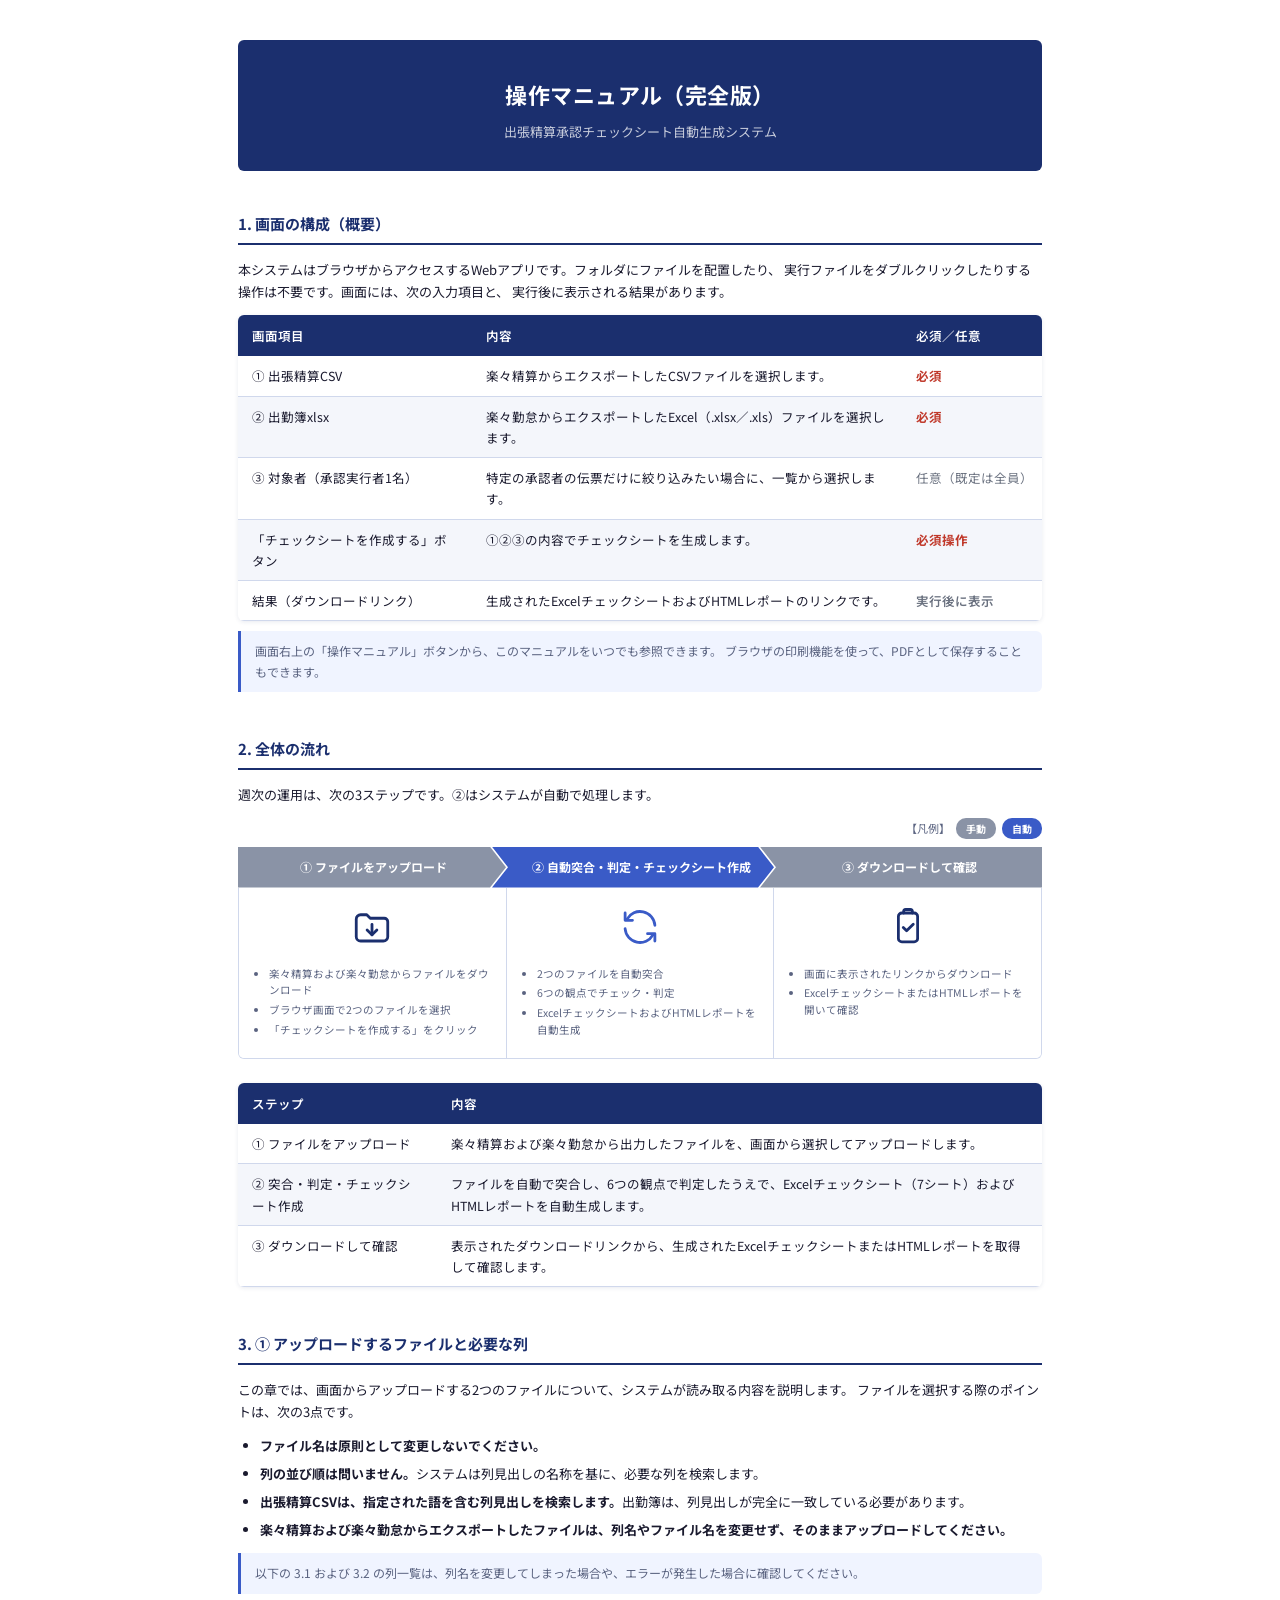
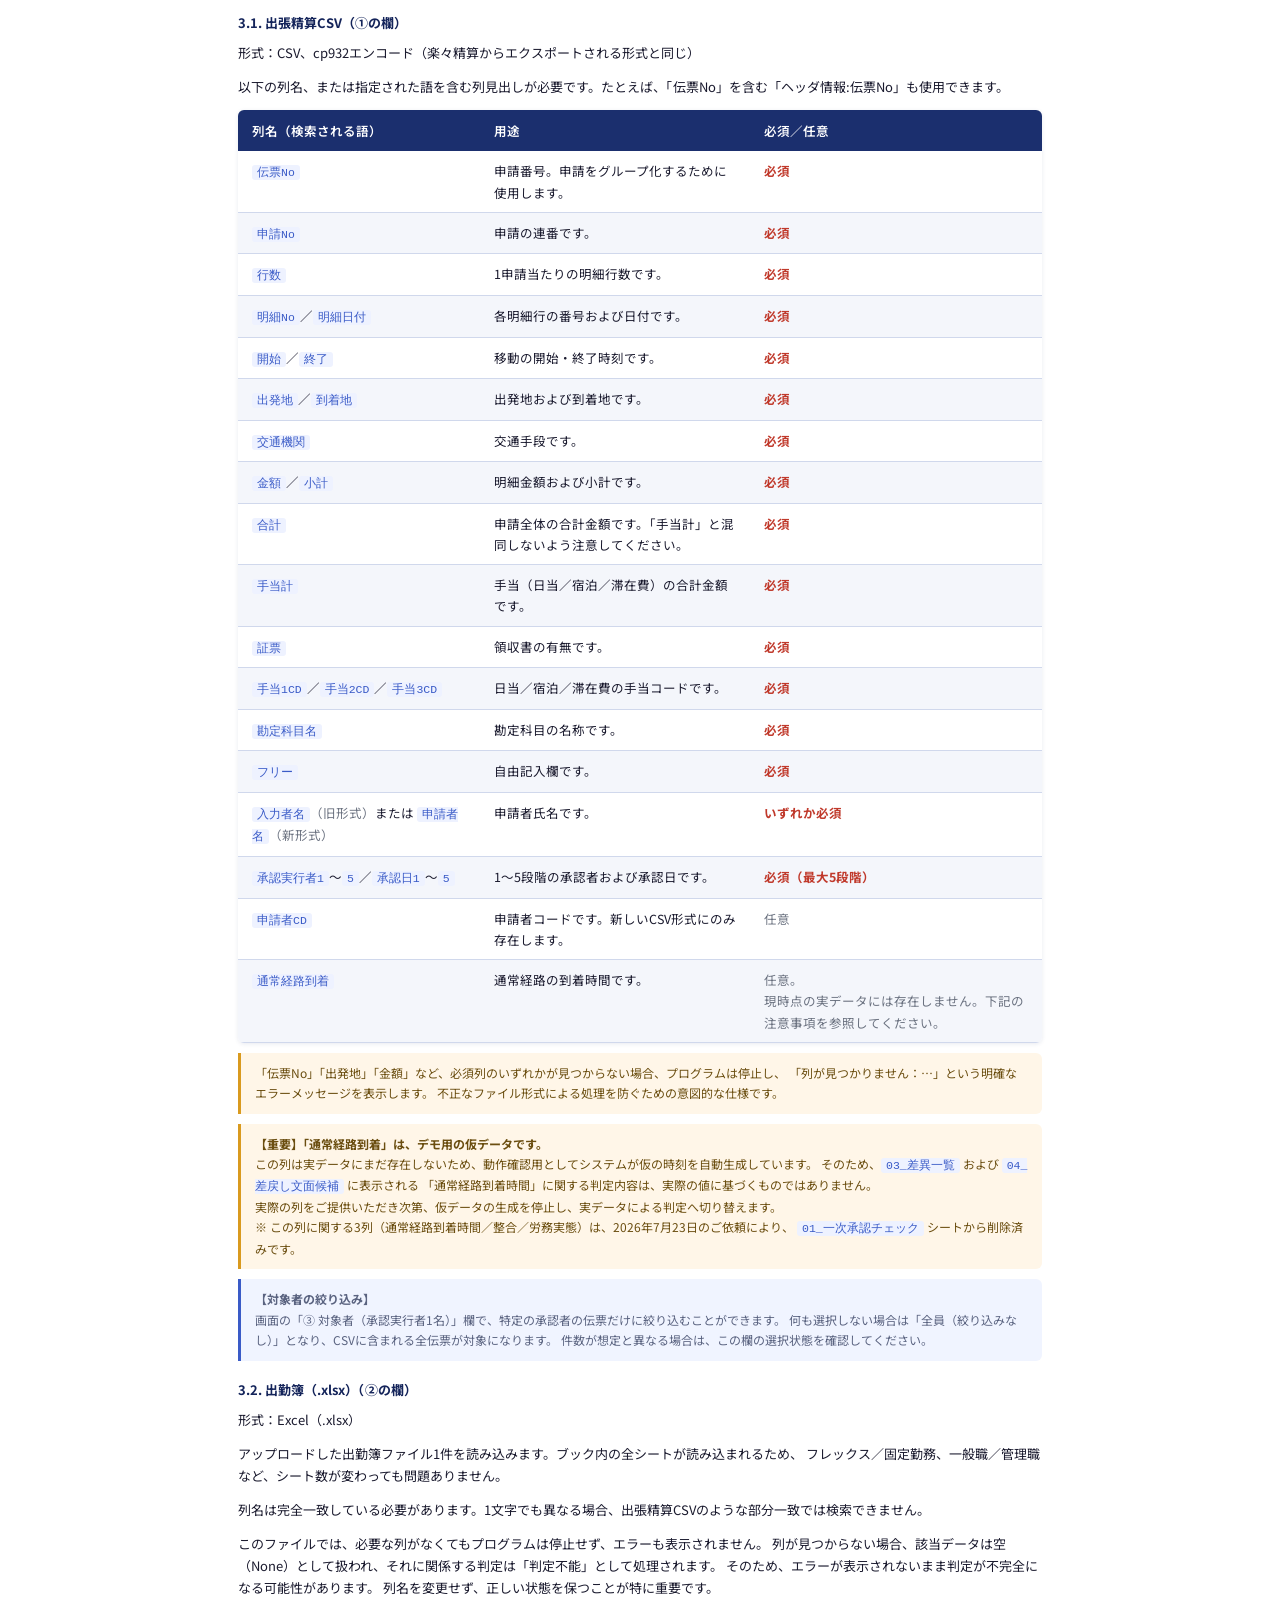
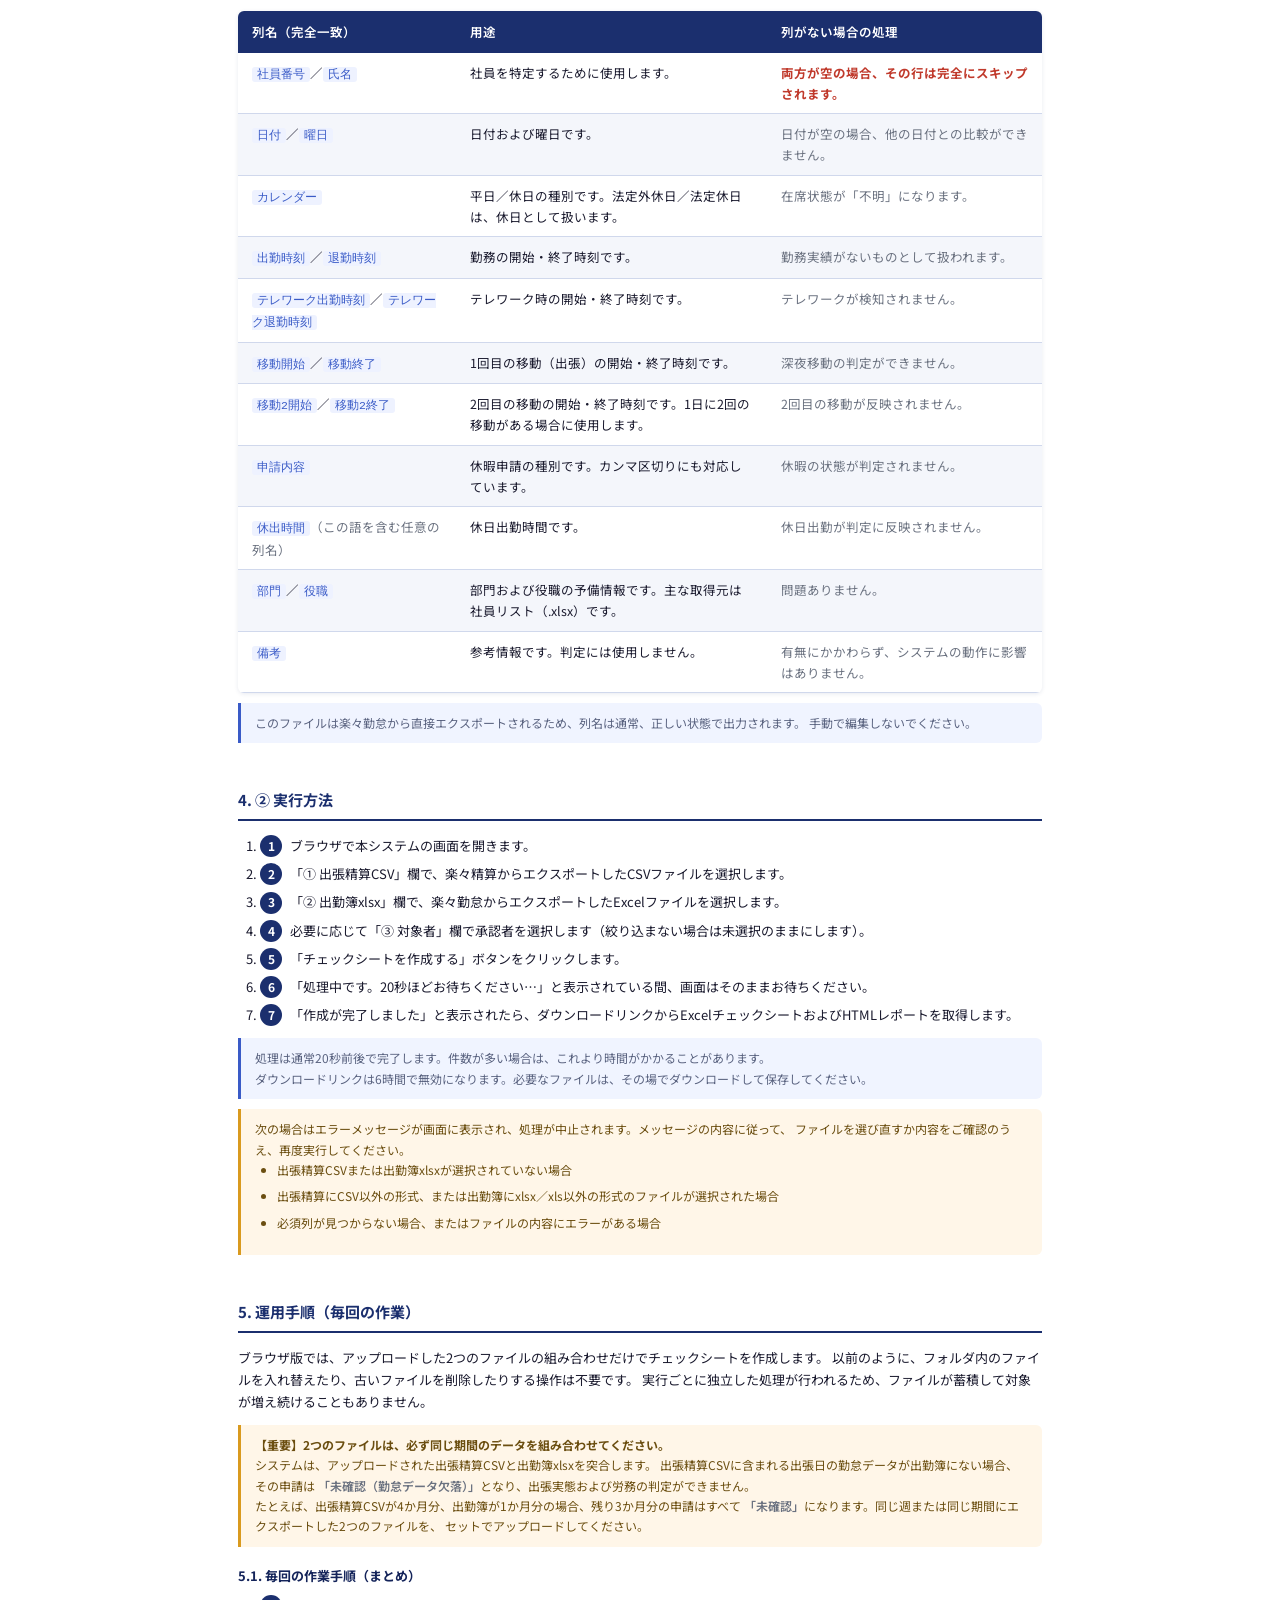
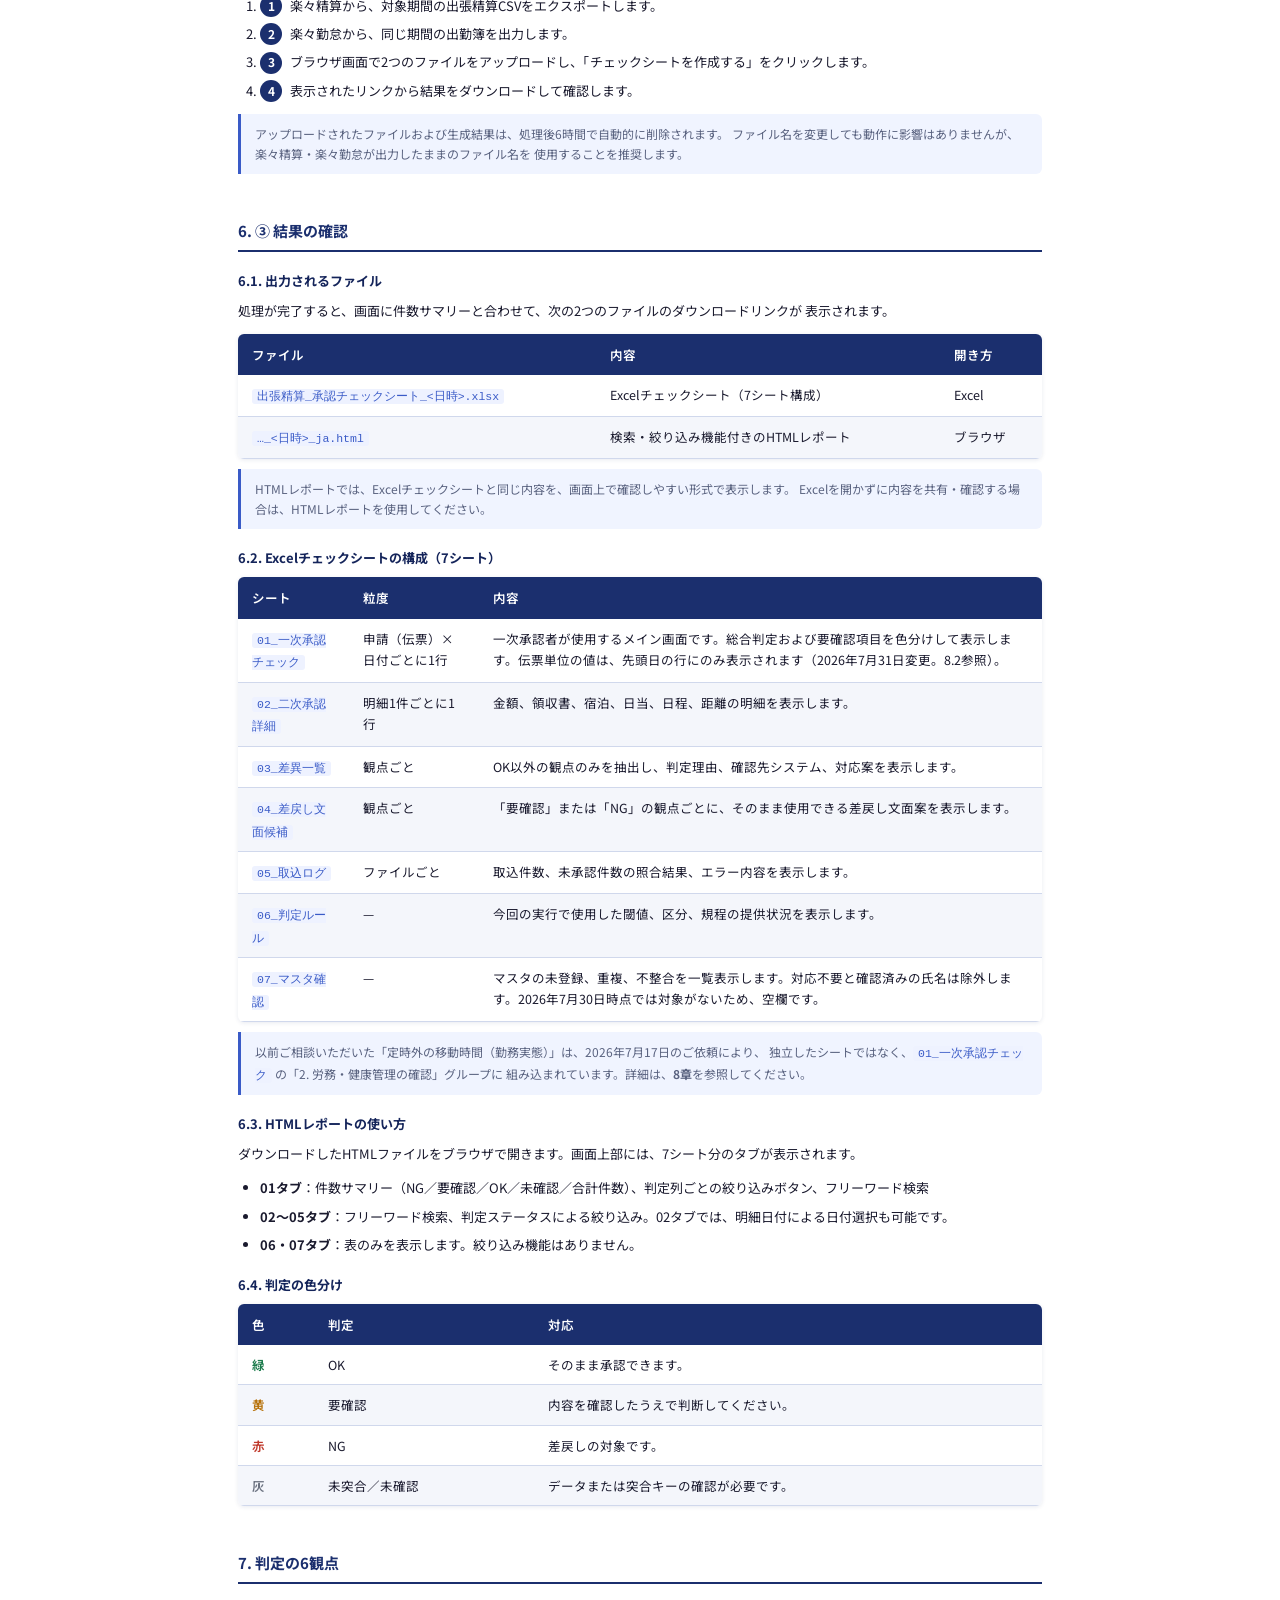
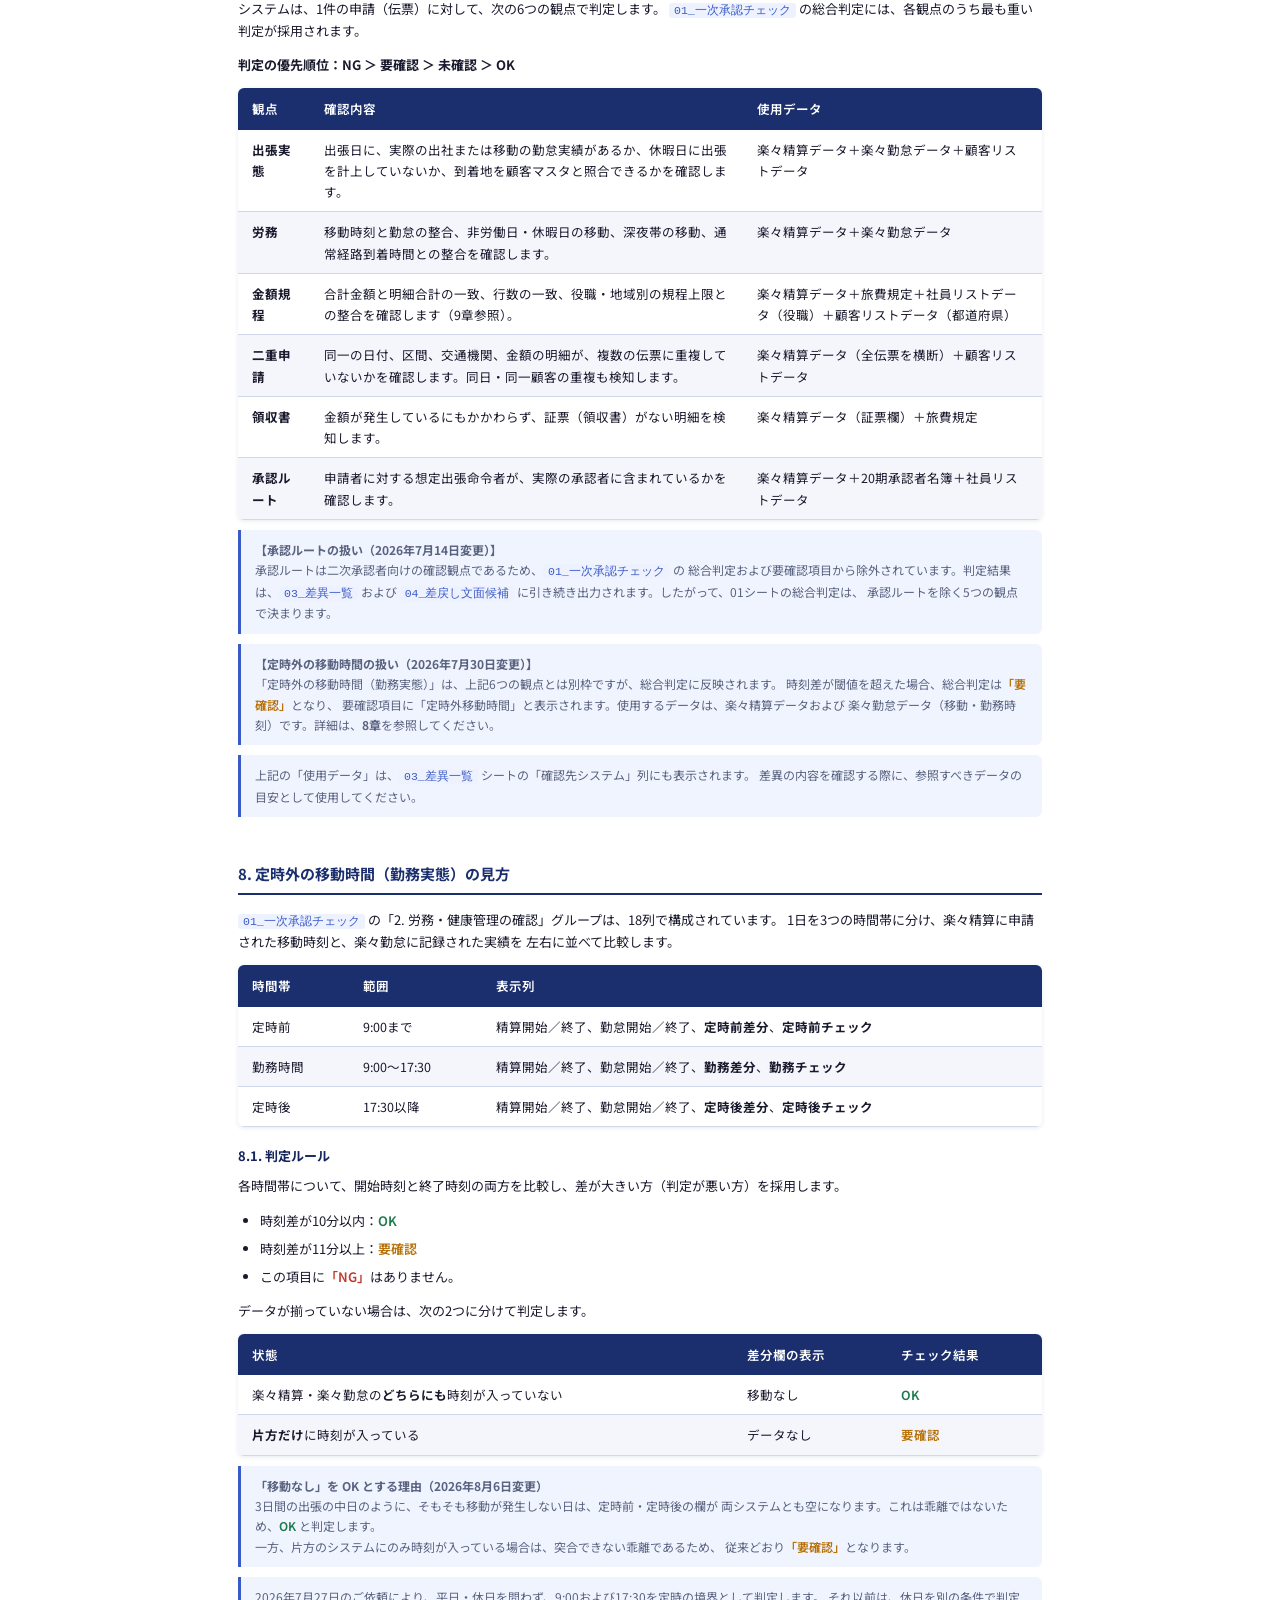
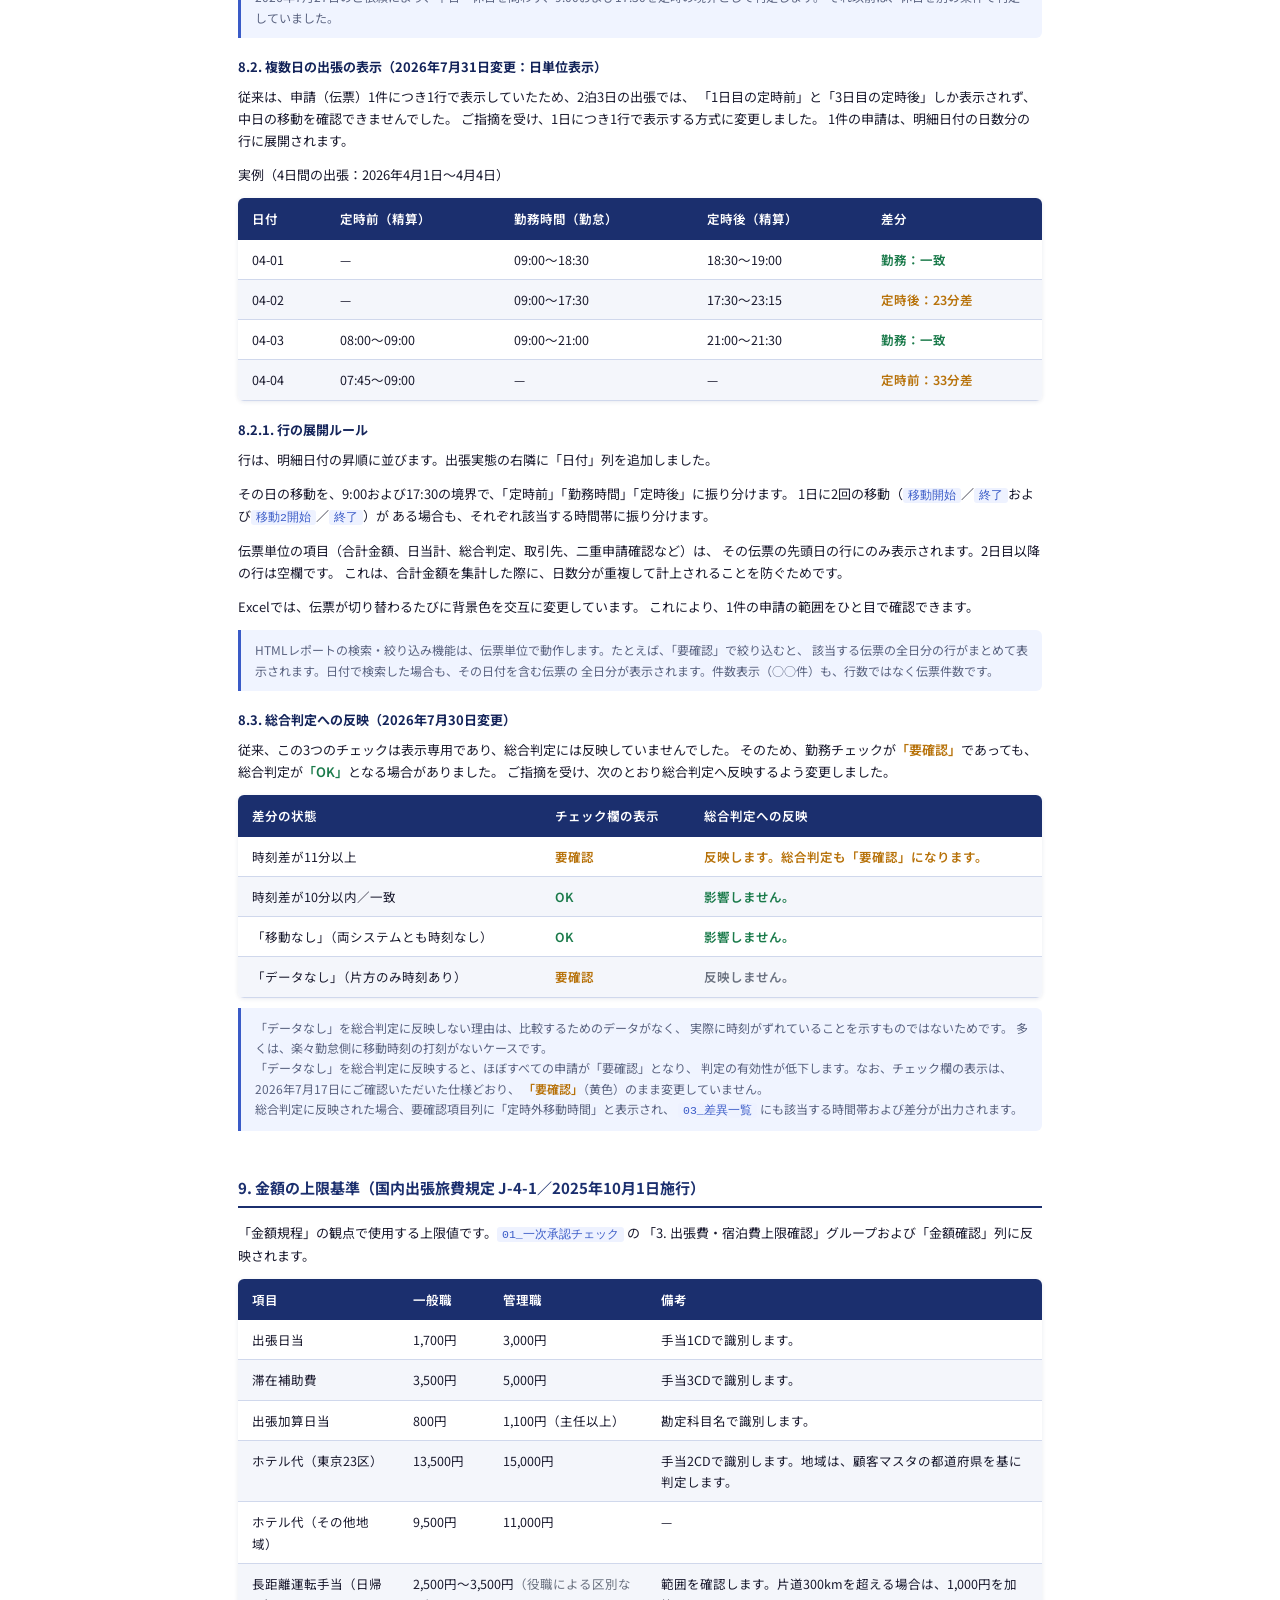
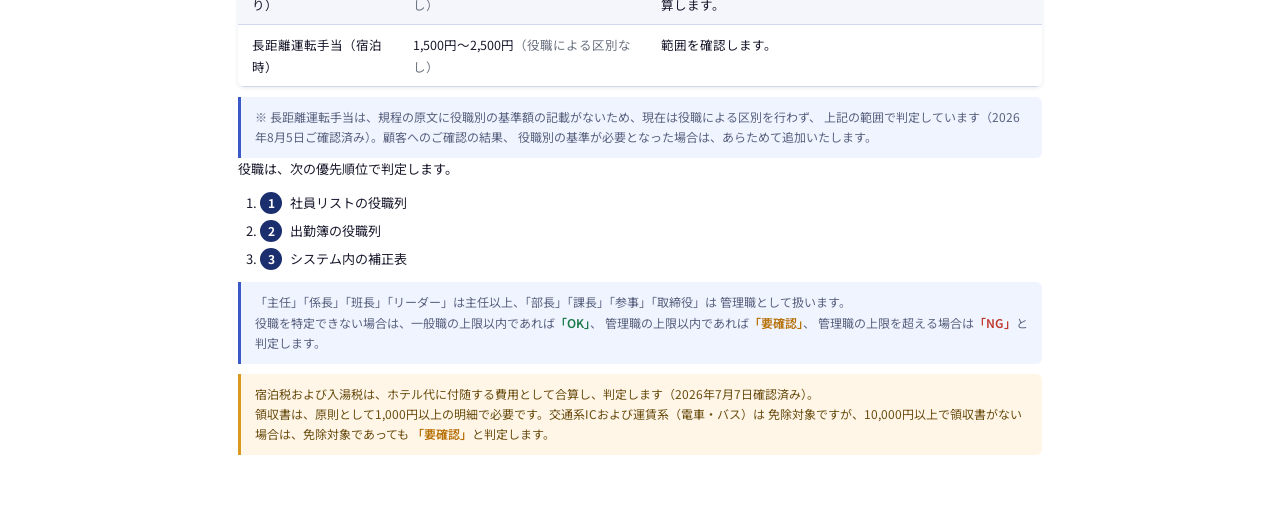
<file: static/manual/manual.html>
<!doctype html>
<html lang="ja">
  <head>
    <meta charset="UTF-8" />
    <meta name="viewport" content="width=device-width, initial-scale=1.0" />
    <title>操作マニュアル（完全版） — 出張精算承認チェックシート自動生成</title>
    <style>
      @import url("https://fonts.googleapis.com/css2?family=Noto+Sans+JP:wght@400;500;700&display=swap");
      *, *::before, *::after { box-sizing: border-box; margin: 0; padding: 0; }
      :root {
        --navy: #1b2f6e; --navy-dk: #14245a; --accent: #3a5bc7;
        --stripe: #f4f6fb; --border: #d0d8ec; --text: #1a1a2e; --muted: #5a6380; --radius: 6px;
      }
      body {
        font-family: "Noto Sans JP","Hiragino Kaku Gothic ProN","Yu Gothic",Meiryo,sans-serif;
        font-size: 13px; line-height: 1.7; color: var(--text);
        background: #fff; max-width: 900px; margin: 0 auto; padding: 40px 48px;
      }
      .doc-header {
        text-align: center; padding: 36px 24px 28px; background: var(--navy);
        border-radius: var(--radius); margin-bottom: 32px; color: #fff;
      }
      .doc-header h1 { font-size: 22px; font-weight: 700; letter-spacing: 0.02em; margin-bottom: 8px; }
      .doc-header .subtitle { font-size: 13px; color: rgba(255,255,255,0.75); }
      section { margin-bottom: 36px; }
      h2 {
        font-size: 15px; font-weight: 700; color: var(--navy);
        padding: 8px 0 6px; border-bottom: 2px solid var(--navy); margin-bottom: 14px;
      }
      h3 { font-size: 13px; font-weight: 700; color: var(--navy-dk); margin: 18px 0 8px; }
      p { margin-bottom: 12px; word-wrap: break-word; overflow-wrap: break-word; }
      ol, ul { margin: 0 0 12px 22px; }
      li { margin-bottom: 6px; }
      .tbl-wrap {
        overflow-x: auto; border-radius: var(--radius);
        box-shadow: 0 1px 4px rgba(27,47,110,0.1); margin-bottom: 4px;
      }
      table { width: 100%; border-collapse: collapse; font-size: 12.5px; }
      thead tr { background: var(--navy); color: #fff; }
      thead th { padding: 10px 14px; text-align: left; font-weight: 600; white-space: nowrap; }
      tbody tr:nth-child(even) { background: var(--stripe); }
      tbody tr:hover { background: #ebf0ff; }
      tbody td { padding: 9px 14px; border-bottom: 1px solid var(--border); vertical-align: top; word-break: break-word; }
      code { background: #eef2ff; color: var(--accent); padding: 1px 5px; border-radius: 3px; font-family: "Menlo","Consolas",monospace; font-size: 11.5px; }
      .note { background: #f0f4ff; border-left: 3px solid var(--accent); padding: 10px 14px; border-radius: 0 var(--radius) var(--radius) 0; margin-top: 10px; font-size: 12px; color: var(--muted); }
      .warn { background: #fff6e8; border-left: 3px solid #d99a1f; padding: 10px 14px; border-radius: 0 var(--radius) var(--radius) 0; margin-top: 10px; font-size: 12px; color: #6b4e10; }
      .step-num {
        display: inline-flex; align-items: center; justify-content: center;
        width: 22px; height: 22px; border-radius: 50%; background: var(--navy);
        color: #fff; font-size: 12px; font-weight: 700; margin-right: 8px;
      }
      .ok  { color: #1a7a4a; font-weight: 600; }
      .ng  { color: #c0392b; font-weight: 600; }
      .chk { color: #b7720a; font-weight: 600; }
      .gray { color: #6b7280; font-weight: 600; }
      .req { color: #c0392b; font-weight: 700; }
      .opt { color: #6b7280; }
      .flow-wrap { margin: 4px 0 24px; }
      .flow-legend { display: flex; justify-content: flex-end; align-items: center; gap: 6px; margin-bottom: 8px; font-size: 11px; color: var(--muted); }
      .legend-badge { padding: 2px 10px; border-radius: 10px; font-weight: 700; color: #fff; font-size: 10px; }
      .legend-badge.manual { background: #8a93a6; }
      .legend-badge.auto { background: var(--accent); }
      .chevron-row { display: flex; }
      .chevron {
        flex: 1; min-width: 0; position: relative; color: #fff; font-weight: 700; font-size: 12px;
        text-align: center; padding: 12px 14px 12px 30px; line-height: 1.4;
      }
      .chevron.manual { background: #8a93a6; }
      .chevron.auto { background: var(--accent); }
      .chevron:first-child {
        clip-path: polygon(0 0, calc(100% - 16px) 0, 100% 50%, calc(100% - 16px) 100%, 0 100%);
        padding-left: 16px;
      }
      .chevron:not(:first-child) {
        clip-path: polygon(0 0, calc(100% - 16px) 0, 100% 50%, calc(100% - 16px) 100%, 0 100%, 16px 50%);
        margin-left: -14px;
      }
      .chevron:last-child {
        clip-path: polygon(0 0, 100% 0, 100% 100%, 0 100%, 16px 50%);
      }
      .chevron code { background: rgba(255,255,255,0.25); color: #fff; }
      .flow-body { display: flex; border: 1px solid var(--border); border-top: none; border-radius: 0 0 var(--radius) var(--radius); overflow: hidden; }
      .flow-cell { flex: 1; padding: 18px 14px 16px; text-align: center; border-right: 1px solid var(--border); background: #fff; }
      .flow-cell:last-child { border-right: none; }
      .flow-icon { width: 42px; height: 42px; margin: 0 auto 12px; color: var(--navy); }
      .flow-cell.auto .flow-icon { color: var(--accent); }
      .flow-cell ul { text-align: left; font-size: 10.5px; color: var(--muted); margin: 0; padding-left: 16px; line-height: 1.6; }
      .flow-cell li { margin-bottom: 3px; }
      @media (max-width: 640px) {
        .chevron-row, .flow-body { flex-direction: column; }
        .chevron:not(:first-child) { margin-left: 0; margin-top: -1px; }
        .chevron, .chevron:first-child, .chevron:last-child { clip-path: none; padding-left: 14px; }
        .flow-cell { border-right: none; border-bottom: 1px solid var(--border); }
      }
      @media print {
        .chevron-row, .flow-body { flex-wrap: nowrap; }
      }
      @media print {
        body { padding: 20mm 22mm; max-width: 100%; font-size: 11px; }
        .doc-header, thead tr, tbody tr:nth-child(even),
        .chevron, .legend-badge { -webkit-print-color-adjust: exact; print-color-adjust: exact; }
        .tbl-wrap { overflow: visible; box-shadow: none; }
        section { page-break-inside: avoid; }
        h2 { page-break-after: avoid; }
      }
    </style>
  </head>
  <body>
    <div class="doc-header">
      <h1>操作マニュアル（完全版）</h1>
      <div class="subtitle">出張精算承認チェックシート自動生成システム</div>
    </div>

    <section>
      <h2>1. 画面の構成（概要）</h2>
      <p>
        本システムはブラウザからアクセスするWebアプリです。フォルダにファイルを配置したり、
        実行ファイルをダブルクリックしたりする操作は不要です。画面には、次の入力項目と、
        実行後に表示される結果があります。
      </p>
      <div class="tbl-wrap">
        <table>
          <thead>
            <tr><th>画面項目</th><th>内容</th><th>必須／任意</th></tr>
          </thead>
          <tbody>
            <tr><td>① 出張精算CSV</td><td>楽々精算からエクスポートしたCSVファイルを選択します。</td><td class="req">必須</td></tr>
            <tr><td>② 出勤簿xlsx</td><td>楽々勤怠からエクスポートしたExcel（.xlsx／.xls）ファイルを選択します。</td><td class="req">必須</td></tr>
            <tr><td>③ 対象者（承認実行者1名）</td><td>特定の承認者の伝票だけに絞り込みたい場合に、一覧から選択します。</td><td class="opt">任意（既定は全員）</td></tr>
            <tr><td>「チェックシートを作成する」ボタン</td><td>①②③の内容でチェックシートを生成します。</td><td class="req">必須操作</td></tr>
            <tr><td>結果（ダウンロードリンク）</td><td>生成されたExcelチェックシートおよびHTMLレポートのリンクです。</td><td class="gray">実行後に表示</td></tr>
          </tbody>
        </table>
      </div>
      <div class="note">
        画面右上の「操作マニュアル」ボタンから、このマニュアルをいつでも参照できます。
        ブラウザの印刷機能を使って、PDFとして保存することもできます。
      </div>
    </section>

    <section>
      <h2>2. 全体の流れ</h2>
      <p>週次の運用は、次の3ステップです。②はシステムが自動で処理します。</p>

      <div class="flow-wrap">
        <div class="flow-legend">
          【凡例】
          <span class="legend-badge manual">手動</span>
          <span class="legend-badge auto">自動</span>
        </div>
        <div class="chevron-row">
          <div class="chevron manual">① ファイルをアップロード</div>
          <div class="chevron auto">② 自動突合・判定・チェックシート作成</div>
          <div class="chevron manual">③ ダウンロードして確認</div>
        </div>
        <div class="flow-body">
          <div class="flow-cell">
            <svg class="flow-icon" viewBox="0 0 24 24" fill="none" stroke="currentColor" stroke-width="1.6" stroke-linecap="round" stroke-linejoin="round">
              <path d="M3 7.5A2.5 2.5 0 0 1 5.5 5h3.5l2 2H19a2 2 0 0 1 2 2v8.5A2.5 2.5 0 0 1 18.5 20h-13A2.5 2.5 0 0 1 3 17.5z"/>
              <path d="M12 10.5v6"/>
              <path d="M9.2 13.7 12 16.5l2.8-2.8"/>
            </svg>
            <ul>
              <li>楽々精算および楽々勤怠からファイルをダウンロード</li>
              <li>ブラウザ画面で2つのファイルを選択</li>
              <li>「チェックシートを作成する」をクリック</li>
            </ul>
          </div>
          <div class="flow-cell auto">
            <svg class="flow-icon" viewBox="0 0 24 24" fill="none" stroke="currentColor" stroke-width="1.6" stroke-linecap="round" stroke-linejoin="round">
              <path d="M20.5 11a8.5 8.5 0 0 0-15.9-3.5"/>
              <path d="M3.5 13a8.5 8.5 0 0 0 15.9 3.5"/>
              <path d="M3.5 4v4.2h4.2"/>
              <path d="M20.5 20v-4.2h-4.2"/>
            </svg>
            <ul>
              <li>2つのファイルを自動突合</li>
              <li>6つの観点でチェック・判定</li>
              <li>ExcelチェックシートおよびHTMLレポートを自動生成</li>
            </ul>
          </div>
          <div class="flow-cell">
            <svg class="flow-icon" viewBox="0 0 24 24" fill="none" stroke="currentColor" stroke-width="1.6" stroke-linecap="round" stroke-linejoin="round">
              <rect x="6.5" y="4" width="11" height="16.5" rx="2"/>
              <path d="M9.5 4V3.2A1.2 1.2 0 0 1 10.7 2h2.6a1.2 1.2 0 0 1 1.2 1.2V4"/>
              <path d="M9.3 12.3 11.2 14.2 15 10.4"/>
            </svg>
            <ul>
              <li>画面に表示されたリンクからダウンロード</li>
              <li>ExcelチェックシートまたはHTMLレポートを開いて確認</li>
            </ul>
          </div>
        </div>
      </div>

      <div class="tbl-wrap">
        <table>
          <thead>
            <tr><th>ステップ</th><th>内容</th></tr>
          </thead>
          <tbody>
            <tr><td>① ファイルをアップロード</td><td>楽々精算および楽々勤怠から出力したファイルを、画面から選択してアップロードします。</td></tr>
            <tr><td>② 突合・判定・チェックシート作成</td><td>ファイルを自動で突合し、6つの観点で判定したうえで、Excelチェックシート（7シート）およびHTMLレポートを自動生成します。</td></tr>
            <tr><td>③ ダウンロードして確認</td><td>表示されたダウンロードリンクから、生成されたExcelチェックシートまたはHTMLレポートを取得して確認します。</td></tr>
          </tbody>
        </table>
      </div>
    </section>

    <section>
      <h2>3. ① アップロードするファイルと必要な列</h2>
      <p>
        この章では、画面からアップロードする2つのファイルについて、システムが読み取る内容を説明します。
        ファイルを選択する際のポイントは、次の3点です。
      </p>
      <ul>
        <li><b>ファイル名は原則として変更しないでください。</b></li>
        <li><b>列の並び順は問いません。</b>システムは列見出しの名称を基に、必要な列を検索します。</li>
        <li><b>出張精算CSVは、指定された語を含む列見出しを検索します。</b>出勤簿は、列見出しが完全に一致している必要があります。</li>
        <li><b>楽々精算および楽々勤怠からエクスポートしたファイルは、列名やファイル名を変更せず、そのままアップロードしてください。</b></li>
      </ul>
      <div class="note">
        以下の 3.1 および 3.2 の列一覧は、列名を変更してしまった場合や、エラーが発生した場合に確認してください。
      </div>

      <h3>3.1. 出張精算CSV（①の欄）</h3>
      <p>形式：CSV、cp932エンコード（楽々精算からエクスポートされる形式と同じ）</p>
      <p>以下の列名、または指定された語を含む列見出しが必要です。たとえば、「伝票No」を含む「ヘッダ情報:伝票No」も使用できます。</p>
      <div class="tbl-wrap">
        <table>
          <thead>
            <tr><th>列名（検索される語）</th><th>用途</th><th>必須／任意</th></tr>
          </thead>
          <tbody>
            <tr><td><code>伝票No</code></td><td>申請番号。申請をグループ化するために使用します。</td><td class="req">必須</td></tr>
            <tr><td><code>申請No</code></td><td>申請の連番です。</td><td class="req">必須</td></tr>
            <tr><td><code>行数</code></td><td>1申請当たりの明細行数です。</td><td class="req">必須</td></tr>
            <tr><td><code>明細No</code>／<code>明細日付</code></td><td>各明細行の番号および日付です。</td><td class="req">必須</td></tr>
            <tr><td><code>開始</code>／<code>終了</code></td><td>移動の開始・終了時刻です。</td><td class="req">必須</td></tr>
            <tr><td><code>出発地</code>／<code>到着地</code></td><td>出発地および到着地です。</td><td class="req">必須</td></tr>
            <tr><td><code>交通機関</code></td><td>交通手段です。</td><td class="req">必須</td></tr>
            <tr><td><code>金額</code>／<code>小計</code></td><td>明細金額および小計です。</td><td class="req">必須</td></tr>
            <tr><td><code>合計</code></td><td>申請全体の合計金額です。「手当計」と混同しないよう注意してください。</td><td class="req">必須</td></tr>
            <tr><td><code>手当計</code></td><td>手当（日当／宿泊／滞在費）の合計金額です。</td><td class="req">必須</td></tr>
            <tr><td><code>証票</code></td><td>領収書の有無です。</td><td class="req">必須</td></tr>
            <tr><td><code>手当1CD</code>／<code>手当2CD</code>／<code>手当3CD</code></td><td>日当／宿泊／滞在費の手当コードです。</td><td class="req">必須</td></tr>
            <tr><td><code>勘定科目名</code></td><td>勘定科目の名称です。</td><td class="req">必須</td></tr>
            <tr><td><code>フリー</code></td><td>自由記入欄です。</td><td class="req">必須</td></tr>
            <tr><td><code>入力者名</code><span class="opt">（旧形式）</span>または <code>申請者名</code><span class="opt">（新形式）</span></td><td>申請者氏名です。</td><td class="req">いずれか必須</td></tr>
            <tr><td><code>承認実行者1</code>〜<code>5</code>／<code>承認日1</code>〜<code>5</code></td><td>1〜5段階の承認者および承認日です。</td><td class="req">必須（最大5段階）</td></tr>
            <tr><td><code>申請者CD</code></td><td>申請者コードです。新しいCSV形式にのみ存在します。</td><td class="opt">任意</td></tr>
            <tr><td><code>通常経路到着</code></td><td>通常経路の到着時間です。</td><td class="opt">任意。<br />現時点の実データには存在しません。下記の注意事項を参照してください。</td></tr>
          </tbody>
        </table>
      </div>
      <div class="warn">
        「伝票No」「出発地」「金額」など、必須列のいずれかが見つからない場合、プログラムは停止し、
        「列が見つかりません：…」という明確なエラーメッセージを表示します。
        不正なファイル形式による処理を防ぐための意図的な仕様です。
      </div>
      <div class="warn">
        <b>【重要】「通常経路到着」は、デモ用の仮データです。</b><br />
        この列は実データにまだ存在しないため、動作確認用としてシステムが仮の時刻を自動生成しています。
        そのため、<code>03_差異一覧</code> および <code>04_差戻し文面候補</code> に表示される
        「通常経路到着時間」に関する判定内容は、実際の値に基づくものではありません。
        <br />実際の列をご提供いただき次第、仮データの生成を停止し、実データによる判定へ切り替えます。
        <br />※ この列に関する3列（通常経路到着時間／整合／労務実態）は、2026年7月23日のご依頼により、
        <code>01_一次承認チェック</code> シートから削除済みです。
      </div>
      <div class="note">
        <b>【対象者の絞り込み】</b><br />
        画面の「③ 対象者（承認実行者1名）」欄で、特定の承認者の伝票だけに絞り込むことができます。
        何も選択しない場合は「全員（絞り込みなし）」となり、CSVに含まれる全伝票が対象になります。
        件数が想定と異なる場合は、この欄の選択状態を確認してください。
      </div>

      <h3>3.2. 出勤簿（.xlsx）（②の欄）</h3>
      <p>形式：Excel（.xlsx）</p>
      <p>アップロードした出勤簿ファイル1件を読み込みます。ブック内の全シートが読み込まれるため、
      フレックス／固定勤務、一般職／管理職など、シート数が変わっても問題ありません。</p>
      <p>列名は完全一致している必要があります。1文字でも異なる場合、出張精算CSVのような部分一致では検索できません。</p>
      <p>このファイルでは、必要な列がなくてもプログラムは停止せず、エラーも表示されません。
      列が見つからない場合、該当データは空（None）として扱われ、それに関係する判定は「判定不能」として処理されます。
      そのため、エラーが表示されないまま判定が不完全になる可能性があります。
      列名を変更せず、正しい状態を保つことが特に重要です。</p>
      <div class="tbl-wrap">
        <table>
          <thead>
            <tr><th>列名（完全一致）</th><th>用途</th><th>列がない場合の処理</th></tr>
          </thead>
          <tbody>
            <tr><td><code>社員番号</code>／<code>氏名</code></td><td>社員を特定するために使用します。</td><td class="req">両方が空の場合、その行は完全にスキップされます。</td></tr>
            <tr><td><code>日付</code>／<code>曜日</code></td><td>日付および曜日です。</td><td class="opt">日付が空の場合、他の日付との比較ができません。</td></tr>
            <tr><td><code>カレンダー</code></td><td>平日／休日の種別です。法定外休日／法定休日は、休日として扱います。</td><td class="opt">在席状態が「不明」になります。</td></tr>
            <tr><td><code>出勤時刻</code>／<code>退勤時刻</code></td><td>勤務の開始・終了時刻です。</td><td class="opt">勤務実績がないものとして扱われます。</td></tr>
            <tr><td><code>テレワーク出勤時刻</code>／<code>テレワーク退勤時刻</code></td><td>テレワーク時の開始・終了時刻です。</td><td class="opt">テレワークが検知されません。</td></tr>
            <tr><td><code>移動開始</code>／<code>移動終了</code></td><td>1回目の移動（出張）の開始・終了時刻です。</td><td class="opt">深夜移動の判定ができません。</td></tr>
            <tr><td><code>移動2開始</code>／<code>移動2終了</code></td><td>2回目の移動の開始・終了時刻です。1日に2回の移動がある場合に使用します。</td><td class="opt">2回目の移動が反映されません。</td></tr>
            <tr><td><code>申請内容</code></td><td>休暇申請の種別です。カンマ区切りにも対応しています。</td><td class="opt">休暇の状態が判定されません。</td></tr>
            <tr><td><code>休出時間</code><span class="opt">（この語を含む任意の列名）</span></td><td>休日出勤時間です。</td><td class="opt">休日出勤が判定に反映されません。</td></tr>
            <tr><td><code>部門</code>／<code>役職</code></td><td>部門および役職の予備情報です。主な取得元は社員リスト（.xlsx）です。</td><td class="opt">問題ありません。</td></tr>
            <tr><td><code>備考</code></td><td>参考情報です。判定には使用しません。</td><td class="opt">有無にかかわらず、システムの動作に影響はありません。</td></tr>
          </tbody>
        </table>
      </div>
      <div class="note">
        このファイルは楽々勤怠から直接エクスポートされるため、列名は通常、正しい状態で出力されます。
        手動で編集しないでください。
      </div>
    </section>

    <section>
      <h2>4. ② 実行方法</h2>
      <ol>
        <li><span class="step-num">1</span>ブラウザで本システムの画面を開きます。</li>
        <li><span class="step-num">2</span>「① 出張精算CSV」欄で、楽々精算からエクスポートしたCSVファイルを選択します。</li>
        <li><span class="step-num">3</span>「② 出勤簿xlsx」欄で、楽々勤怠からエクスポートしたExcelファイルを選択します。</li>
        <li><span class="step-num">4</span>必要に応じて「③ 対象者」欄で承認者を選択します（絞り込まない場合は未選択のままにします）。</li>
        <li><span class="step-num">5</span>「チェックシートを作成する」ボタンをクリックします。</li>
        <li><span class="step-num">6</span>「処理中です。20秒ほどお待ちください…」と表示されている間、画面はそのままお待ちください。</li>
        <li><span class="step-num">7</span>「作成が完了しました」と表示されたら、ダウンロードリンクからExcelチェックシートおよびHTMLレポートを取得します。</li>
      </ol>
      <div class="note">
        処理は通常20秒前後で完了します。件数が多い場合は、これより時間がかかることがあります。
        <br />ダウンロードリンクは6時間で無効になります。必要なファイルは、その場でダウンロードして保存してください。
      </div>
      <div class="warn">
        次の場合はエラーメッセージが画面に表示され、処理が中止されます。メッセージの内容に従って、
        ファイルを選び直すか内容をご確認のうえ、再度実行してください。
        <ul>
          <li>出張精算CSVまたは出勤簿xlsxが選択されていない場合</li>
          <li>出張精算にCSV以外の形式、または出勤簿にxlsx／xls以外の形式のファイルが選択された場合</li>
          <li>必須列が見つからない場合、またはファイルの内容にエラーがある場合</li>
        </ul>
      </div>
    </section>

    <section>
      <h2>5. 運用手順（毎回の作業）</h2>
      <p>
        ブラウザ版では、アップロードした2つのファイルの組み合わせだけでチェックシートを作成します。
        以前のように、フォルダ内のファイルを入れ替えたり、古いファイルを削除したりする操作は不要です。
        実行ごとに独立した処理が行われるため、ファイルが蓄積して対象が増え続けることもありません。
      </p>
      <div class="warn">
        <b>【重要】2つのファイルは、必ず同じ期間のデータを組み合わせてください。</b><br />
        システムは、アップロードされた出張精算CSVと出勤簿xlsxを突合します。
        出張精算CSVに含まれる出張日の勤怠データが出勤簿にない場合、その申請は
        <span class="gray">「未確認（勤怠データ欠落）」</span>となり、出張実態および労務の判定ができません。
        <br />たとえば、出張精算CSVが4か月分、出勤簿が1か月分の場合、残り3か月分の申請はすべて
        <span class="gray">「未確認」</span>になります。同じ週または同じ期間にエクスポートした2つのファイルを、
        セットでアップロードしてください。
      </div>

      <h3>5.1. 毎回の作業手順（まとめ）</h3>
      <ol>
        <li><span class="step-num">1</span>楽々精算から、対象期間の出張精算CSVをエクスポートします。</li>
        <li><span class="step-num">2</span>楽々勤怠から、同じ期間の出勤簿を出力します。</li>
        <li><span class="step-num">3</span>ブラウザ画面で2つのファイルをアップロードし、「チェックシートを作成する」をクリックします。</li>
        <li><span class="step-num">4</span>表示されたリンクから結果をダウンロードして確認します。</li>
      </ol>
      <div class="note">
        アップロードされたファイルおよび生成結果は、処理後6時間で自動的に削除されます。
        ファイル名を変更しても動作に影響はありませんが、楽々精算・楽々勤怠が出力したままのファイル名を
        使用することを推奨します。
      </div>
    </section>

    <section>
      <h2>6. ③ 結果の確認</h2>

      <h3>6.1. 出力されるファイル</h3>
      <p>
        処理が完了すると、画面に件数サマリーと合わせて、次の2つのファイルのダウンロードリンクが
        表示されます。
      </p>
      <div class="tbl-wrap">
        <table>
          <thead>
            <tr><th>ファイル</th><th>内容</th><th>開き方</th></tr>
          </thead>
          <tbody>
            <tr><td><code>出張精算_承認チェックシート_&lt;日時&gt;.xlsx</code></td><td>Excelチェックシート（7シート構成）</td><td>Excel</td></tr>
            <tr><td><code>…_&lt;日時&gt;_ja.html</code></td><td>検索・絞り込み機能付きのHTMLレポート</td><td>ブラウザ</td></tr>
          </tbody>
        </table>
      </div>
      <div class="note">
        HTMLレポートでは、Excelチェックシートと同じ内容を、画面上で確認しやすい形式で表示します。
        Excelを開かずに内容を共有・確認する場合は、HTMLレポートを使用してください。
      </div>

      <h3>6.2. Excelチェックシートの構成（7シート）</h3>
      <div class="tbl-wrap">
        <table>
          <thead>
            <tr><th>シート</th><th>粒度</th><th>内容</th></tr>
          </thead>
          <tbody>
            <tr><td><code>01_一次承認チェック</code></td><td>申請（伝票）×日付ごとに1行</td><td>一次承認者が使用するメイン画面です。総合判定および要確認項目を色分けして表示します。伝票単位の値は、先頭日の行にのみ表示されます（2026年7月31日変更。8.2参照）。</td></tr>
            <tr><td><code>02_二次承認詳細</code></td><td>明細1件ごとに1行</td><td>金額、領収書、宿泊、日当、日程、距離の明細を表示します。</td></tr>
            <tr><td><code>03_差異一覧</code></td><td>観点ごと</td><td>OK以外の観点のみを抽出し、判定理由、確認先システム、対応案を表示します。</td></tr>
            <tr><td><code>04_差戻し文面候補</code></td><td>観点ごと</td><td>「要確認」または「NG」の観点ごとに、そのまま使用できる差戻し文面案を表示します。</td></tr>
            <tr><td><code>05_取込ログ</code></td><td>ファイルごと</td><td>取込件数、未承認件数の照合結果、エラー内容を表示します。</td></tr>
            <tr><td><code>06_判定ルール</code></td><td>—</td><td>今回の実行で使用した閾値、区分、規程の提供状況を表示します。</td></tr>
            <tr><td><code>07_マスタ確認</code></td><td>—</td><td>マスタの未登録、重複、不整合を一覧表示します。対応不要と確認済みの氏名は除外します。2026年7月30日時点では対象がないため、空欄です。</td></tr>
          </tbody>
        </table>
      </div>
      <div class="note">
        以前ご相談いただいた「定時外の移動時間（勤務実態）」は、2026年7月17日のご依頼により、
        独立したシートではなく、<code>01_一次承認チェック</code> の「2. 労務・健康管理の確認」グループに
        組み込まれています。詳細は、<b>8章</b>を参照してください。
      </div>

      <h3>6.3. HTMLレポートの使い方</h3>
      <p>ダウンロードしたHTMLファイルをブラウザで開きます。画面上部には、7シート分のタブが表示されます。</p>
      <ul>
        <li><b>01タブ</b>：件数サマリー（NG／要確認／OK／未確認／合計件数）、判定列ごとの絞り込みボタン、フリーワード検索</li>
        <li><b>02〜05タブ</b>：フリーワード検索、判定ステータスによる絞り込み。02タブでは、明細日付による日付選択も可能です。</li>
        <li><b>06・07タブ</b>：表のみを表示します。絞り込み機能はありません。</li>
      </ul>

      <h3>6.4. 判定の色分け</h3>
      <div class="tbl-wrap">
        <table>
          <thead>
            <tr><th>色</th><th>判定</th><th>対応</th></tr>
          </thead>
          <tbody>
            <tr><td class="ok">緑</td><td>OK</td><td>そのまま承認できます。</td></tr>
            <tr><td class="chk">黄</td><td>要確認</td><td>内容を確認したうえで判断してください。</td></tr>
            <tr><td class="ng">赤</td><td>NG</td><td>差戻しの対象です。</td></tr>
            <tr><td class="gray">灰</td><td>未突合／未確認</td><td>データまたは突合キーの確認が必要です。</td></tr>
          </tbody>
        </table>
      </div>
    </section>

    <section>
      <h2>7. 判定の6観点</h2>
      <p>
        システムは、1件の申請（伝票）に対して、次の6つの観点で判定します。
        <code>01_一次承認チェック</code> の総合判定には、各観点のうち最も重い判定が採用されます。
      </p>
      <p><b>判定の優先順位：NG ＞ 要確認 ＞ 未確認 ＞ OK</b></p>
      <div class="tbl-wrap">
        <table>
          <thead>
            <tr><th>観点</th><th>確認内容</th><th>使用データ</th></tr>
          </thead>
          <tbody>
            <tr><td><b>出張実態</b></td><td>出張日に、実際の出社または移動の勤怠実績があるか、休暇日に出張を計上していないか、到着地を顧客マスタと照合できるかを確認します。</td><td>楽々精算データ＋楽々勤怠データ＋顧客リストデータ</td></tr>
            <tr><td><b>労務</b></td><td>移動時刻と勤怠の整合、非労働日・休暇日の移動、深夜帯の移動、通常経路到着時間との整合を確認します。</td><td>楽々精算データ＋楽々勤怠データ</td></tr>
            <tr><td><b>金額規程</b></td><td>合計金額と明細合計の一致、行数の一致、役職・地域別の規程上限との整合を確認します（9章参照）。</td><td>楽々精算データ＋旅費規定＋社員リストデータ（役職）＋顧客リストデータ（都道府県）</td></tr>
            <tr><td><b>二重申請</b></td><td>同一の日付、区間、交通機関、金額の明細が、複数の伝票に重複していないかを確認します。同日・同一顧客の重複も検知します。</td><td>楽々精算データ（全伝票を横断）＋顧客リストデータ</td></tr>
            <tr><td><b>領収書</b></td><td>金額が発生しているにもかかわらず、証票（領収書）がない明細を検知します。</td><td>楽々精算データ（証票欄）＋旅費規定</td></tr>
            <tr><td><b>承認ルート</b></td><td>申請者に対する想定出張命令者が、実際の承認者に含まれているかを確認します。</td><td>楽々精算データ＋20期承認者名簿＋社員リストデータ</td></tr>
          </tbody>
        </table>
      </div>
      <div class="note">
        <b>【承認ルートの扱い（2026年7月14日変更）】</b><br />
        承認ルートは二次承認者向けの確認観点であるため、<code>01_一次承認チェック</code> の
        総合判定および要確認項目から除外されています。判定結果は、<code>03_差異一覧</code> および
        <code>04_差戻し文面候補</code> に引き続き出力されます。したがって、01シートの総合判定は、
        承認ルートを除く5つの観点で決まります。
      </div>
      <div class="note">
        <b>【定時外の移動時間の扱い（2026年7月30日変更）】</b><br />
        「定時外の移動時間（勤務実態）」は、上記6つの観点とは別枠ですが、総合判定に反映されます。
        時刻差が閾値を超えた場合、総合判定は<span class="chk">「要確認」</span>となり、
        要確認項目に「定時外移動時間」と表示されます。使用するデータは、楽々精算データおよび
        楽々勤怠データ（移動・勤務時刻）です。詳細は、<b>8章</b>を参照してください。
      </div>
      <div class="note">
        上記の「使用データ」は、<code>03_差異一覧</code> シートの「確認先システム」列にも表示されます。
        差異の内容を確認する際に、参照すべきデータの目安として使用してください。
      </div>
    </section>

    <section>
      <h2>8. 定時外の移動時間（勤務実態）の見方</h2>
      <p>
        <code>01_一次承認チェック</code> の「2. 労務・健康管理の確認」グループは、18列で構成されています。
        1日を3つの時間帯に分け、楽々精算に申請された移動時刻と、楽々勤怠に記録された実績を
        左右に並べて比較します。
      </p>
      <div class="tbl-wrap">
        <table>
          <thead>
            <tr><th>時間帯</th><th>範囲</th><th>表示列</th></tr>
          </thead>
          <tbody>
            <tr><td>定時前</td><td>9:00まで</td><td>精算開始／終了、勤怠開始／終了、<b>定時前差分</b>、<b>定時前チェック</b></td></tr>
            <tr><td>勤務時間</td><td>9:00〜17:30</td><td>精算開始／終了、勤怠開始／終了、<b>勤務差分</b>、<b>勤務チェック</b></td></tr>
            <tr><td>定時後</td><td>17:30以降</td><td>精算開始／終了、勤怠開始／終了、<b>定時後差分</b>、<b>定時後チェック</b></td></tr>
          </tbody>
        </table>
      </div>

      <h3>8.1. 判定ルール</h3>
      <p>各時間帯について、開始時刻と終了時刻の両方を比較し、差が大きい方（判定が悪い方）を採用します。</p>
      <ul>
        <li>時刻差が10分以内：<span class="ok">OK</span></li>
        <li>時刻差が11分以上：<span class="chk">要確認</span></li>
        <li>この項目に<span class="ng">「NG」</span>はありません。</li>
      </ul>
      <p>データが揃っていない場合は、次の2つに分けて判定します。</p>
      <div class="tbl-wrap">
        <table>
          <thead>
            <tr><th>状態</th><th>差分欄の表示</th><th>チェック結果</th></tr>
          </thead>
          <tbody>
            <tr><td>楽々精算・楽々勤怠の<b>どちらにも</b>時刻が入っていない</td><td>移動なし</td><td class="ok">OK</td></tr>
            <tr><td><b>片方だけ</b>に時刻が入っている</td><td>データなし</td><td class="chk">要確認</td></tr>
          </tbody>
        </table>
      </div>
      <div class="note">
        <b>「移動なし」を OK とする理由（2026年8月6日変更）</b><br />
        3日間の出張の中日のように、そもそも移動が発生しない日は、定時前・定時後の欄が
        両システムとも空になります。これは乖離ではないため、<span class="ok">OK</span> と判定します。
        <br />一方、片方のシステムにのみ時刻が入っている場合は、突合できない乖離であるため、
        従来どおり<span class="chk">「要確認」</span>となります。
      </div>
      <div class="note">
        2026年7月27日のご依頼により、平日・休日を問わず、9:00および17:30を定時の境界として判定します。
        それ以前は、休日を別の条件で判定していました。
      </div>

      <h3>8.2. 複数日の出張の表示（2026年7月31日変更：日単位表示）</h3>
      <p>
        従来は、申請（伝票）1件につき1行で表示していたため、2泊3日の出張では、
        「1日目の定時前」と「3日目の定時後」しか表示されず、中日の移動を確認できませんでした。
        ご指摘を受け、1日につき1行で表示する方式に変更しました。
        1件の申請は、明細日付の日数分の行に展開されます。
      </p>
      <p>実例（4日間の出張：2026年4月1日〜4月4日）</p>
      <div class="tbl-wrap">
        <table>
          <thead>
            <tr><th>日付</th><th>定時前（精算）</th><th>勤務時間（勤怠）</th><th>定時後（精算）</th><th>差分</th></tr>
          </thead>
          <tbody>
            <tr><td>04-01</td><td>—</td><td>09:00〜18:30</td><td>18:30〜19:00</td><td class="ok">勤務：一致</td></tr>
            <tr><td>04-02</td><td>—</td><td>09:00〜17:30</td><td>17:30〜23:15</td><td class="chk">定時後：23分差</td></tr>
            <tr><td>04-03</td><td>08:00〜09:00</td><td>09:00〜21:00</td><td>21:00〜21:30</td><td class="ok">勤務：一致</td></tr>
            <tr><td>04-04</td><td>07:45〜09:00</td><td>—</td><td>—</td><td class="chk">定時前：33分差</td></tr>
          </tbody>
        </table>
      </div>

      <h3>8.2.1. 行の展開ルール</h3>
      <p>行は、明細日付の昇順に並びます。出張実態の右隣に「日付」列を追加しました。</p>
      <p>
        その日の移動を、9:00および17:30の境界で、「定時前」「勤務時間」「定時後」に振り分けます。
        1日に2回の移動（<code>移動開始</code>／<code>終了</code>および<code>移動2開始</code>／<code>終了</code>）が
        ある場合も、それぞれ該当する時間帯に振り分けます。
      </p>
      <p>
        伝票単位の項目（合計金額、日当計、総合判定、取引先、二重申請確認など）は、
        その伝票の先頭日の行にのみ表示されます。2日目以降の行は空欄です。
        これは、合計金額を集計した際に、日数分が重複して計上されることを防ぐためです。
      </p>
      <p>
        Excelでは、伝票が切り替わるたびに背景色を交互に変更しています。
        これにより、1件の申請の範囲をひと目で確認できます。
      </p>
      <div class="note">
        HTMLレポートの検索・絞り込み機能は、伝票単位で動作します。たとえば、「要確認」で絞り込むと、
        該当する伝票の全日分の行がまとめて表示されます。日付で検索した場合も、その日付を含む伝票の
        全日分が表示されます。件数表示（○○件）も、行数ではなく伝票件数です。
      </div>

      <h3>8.3. 総合判定への反映（2026年7月30日変更）</h3>
      <p>
        従来、この3つのチェックは表示専用であり、総合判定には反映していませんでした。
        そのため、勤務チェックが<span class="chk">「要確認」</span>であっても、
        総合判定が<span class="ok">「OK」</span>となる場合がありました。
        ご指摘を受け、次のとおり総合判定へ反映するよう変更しました。
      </p>
      <div class="tbl-wrap">
        <table>
          <thead>
            <tr><th>差分の状態</th><th>チェック欄の表示</th><th>総合判定への反映</th></tr>
          </thead>
          <tbody>
            <tr><td>時刻差が11分以上</td><td class="chk">要確認</td><td class="chk">反映します。総合判定も「要確認」になります。</td></tr>
            <tr><td>時刻差が10分以内／一致</td><td class="ok">OK</td><td class="ok">影響しません。</td></tr>
            <tr><td>「移動なし」（両システムとも時刻なし）</td><td class="ok">OK</td><td class="ok">影響しません。</td></tr>
            <tr><td>「データなし」（片方のみ時刻あり）</td><td class="chk">要確認</td><td class="gray">反映しません。</td></tr>
          </tbody>
        </table>
      </div>
      <div class="note">
        「データなし」を総合判定に反映しない理由は、比較するためのデータがなく、
        実際に時刻がずれていることを示すものではないためです。
        多くは、楽々勤怠側に移動時刻の打刻がないケースです。
        <br />「データなし」を総合判定に反映すると、ほぼすべての申請が「要確認」となり、
        判定の有効性が低下します。なお、チェック欄の表示は、2026年7月17日にご確認いただいた仕様どおり、
        <span class="chk">「要確認」</span>（黄色）のまま変更していません。
        <br />総合判定に反映された場合、要確認項目列に「定時外移動時間」と表示され、
        <code>03_差異一覧</code> にも該当する時間帯および差分が出力されます。
      </div>
    </section>

    <section>
      <h2>9. 金額の上限基準（国内出張旅費規定 J-4-1／2025年10月1日施行）</h2>
      <p>
        「金額規程」の観点で使用する上限値です。<code>01_一次承認チェック</code> の
        「3. 出張費・宿泊費上限確認」グループおよび「金額確認」列に反映されます。
      </p>
      <div class="tbl-wrap">
        <table>
          <thead>
            <tr><th>項目</th><th>一般職</th><th>管理職</th><th>備考</th></tr>
          </thead>
          <tbody>
            <tr><td>出張日当</td><td>1,700円</td><td>3,000円</td><td>手当1CDで識別します。</td></tr>
            <tr><td>滞在補助費</td><td>3,500円</td><td>5,000円</td><td>手当3CDで識別します。</td></tr>
            <tr><td>出張加算日当</td><td>800円</td><td>1,100円（主任以上）</td><td>勘定科目名で識別します。</td></tr>
            <tr><td>ホテル代（東京23区）</td><td>13,500円</td><td>15,000円</td><td>手当2CDで識別します。地域は、顧客マスタの都道府県を基に判定します。</td></tr>
            <tr><td>ホテル代（その他地域）</td><td>9,500円</td><td>11,000円</td><td>—</td></tr>
            <tr><td>長距離運転手当（日帰り）</td><td colspan="2">2,500円〜3,500円<span class="opt">（役職による区別なし）</span></td><td>範囲を確認します。片道300kmを超える場合は、1,000円を加算します。</td></tr>
            <tr><td>長距離運転手当（宿泊時）</td><td colspan="2">1,500円〜2,500円<span class="opt">（役職による区別なし）</span></td><td>範囲を確認します。</td></tr>
          </tbody>
        </table>
      </div>
      <div class="note">
        ※ 長距離運転手当は、規程の原文に役職別の基準額の記載がないため、現在は役職による区別を行わず、
        上記の範囲で判定しています（2026年8月5日ご確認済み）。顧客へのご確認の結果、
        役職別の基準が必要となった場合は、あらためて追加いたします。
      </div>
      <p>役職は、次の優先順位で判定します。</p>
      <ol>
        <li><span class="step-num">1</span>社員リストの役職列</li>
        <li><span class="step-num">2</span>出勤簿の役職列</li>
        <li><span class="step-num">3</span>システム内の補正表</li>
      </ol>
      <div class="note">
        「主任」「係長」「班長」「リーダー」は主任以上、「部長」「課長」「参事」「取締役」は
        管理職として扱います。
        <br />役職を特定できない場合は、一般職の上限以内であれば<span class="ok">「OK」</span>、
        管理職の上限以内であれば<span class="chk">「要確認」</span>、
        管理職の上限を超える場合は<span class="ng">「NG」</span>と判定します。
      </div>
      <div class="warn">
        宿泊税および入湯税は、ホテル代に付随する費用として合算し、判定します（2026年7月7日確認済み）。
        <br />領収書は、原則として1,000円以上の明細で必要です。交通系ICおよび運賃系（電車・バス）は
        免除対象ですが、10,000円以上で領収書がない場合は、免除対象であっても
        <span class="chk">「要確認」</span>と判定します。
      </div>
    </section>

  </body>
</html>
</file>
